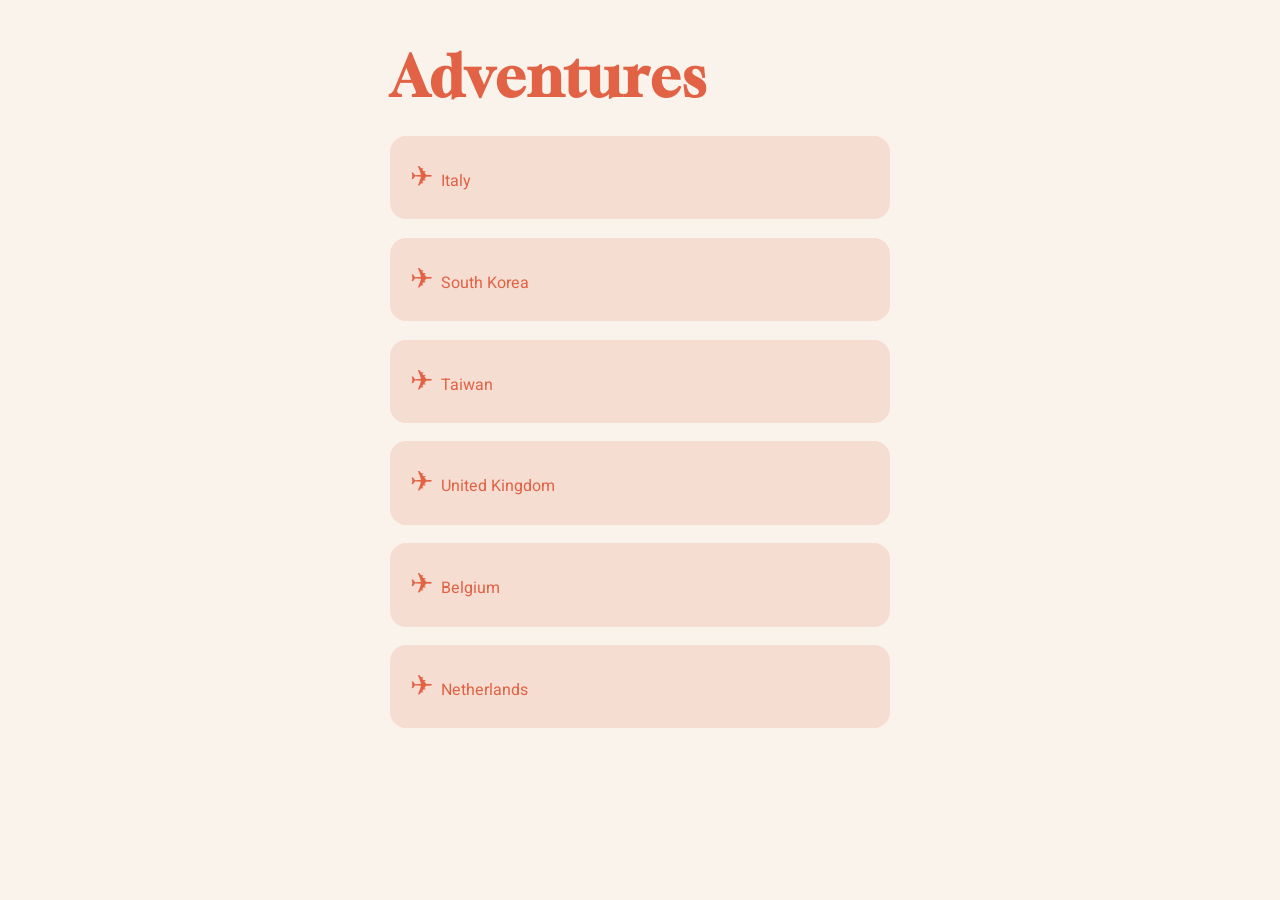
<file: index.html>
<!DOCTYPE html>
<html lang="en">
<head>
  <meta charset="UTF-8">
  <meta name="viewport" content="width=device-width, initial-scale=1.0">
  <title>H&R Adventures</title>
  <style>
    :root {
      --accent: #E26245;
      --accent-light: #F6DDD2;
      --accent-dark: #B94F37;
    }
  </style>
   <link rel="stylesheet" href="css/style.css">
</head>
<body>
  <h1 class="countries-home">Adventures</h1>
  <ul>
    <li><a href="italy/index.html">Italy</a></li>
    <li><a href="/southkorea/index.html">South Korea</a></li>
    <li><a href="/adventures/taiwan">Taiwan</a></li>
    <li><a href="/adventures/uk">United Kingdom</a></li>
    <li><a href="/adventures/belgium">Belgium</a></li>
    <li><a href="/adventures/netherlands">Netherlands</a></li>
  </ul>
</body>
</html>
</file>
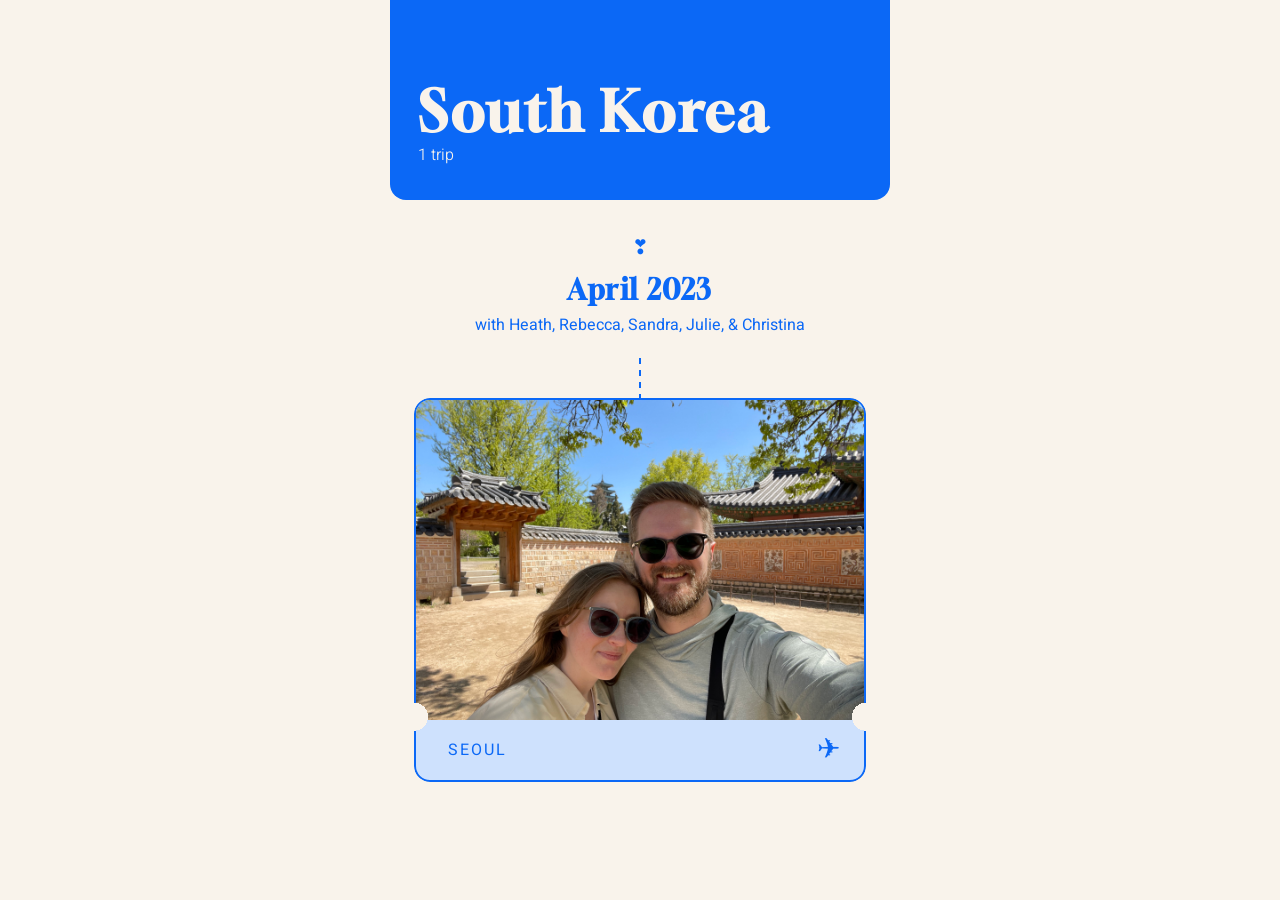
<file: south-korea/index.html>
<!DOCTYPE html>
<html lang="en">
<head>
  <meta charset="UTF-8">
  <meta name="viewport" content="width=device-width, initial-scale=1.0">
  <title>South Korea</title>
  <style>
    :root {
      --accent: #0B68F6;
      --accent-light: #CEE1FD;
      --accent-dark: #0F3270;
    }
  </style>
  <link rel="stylesheet" href="../css/style.css">
  <script>
    sessionStorage.setItem('accent', '#0B68F6');
    sessionStorage.setItem('accent-light', '#CEE1FD');
    sessionStorage.setItem('accent-dark', '#0F3270');
  </script>
</head>
<body>
  <div class="cover-hero">
    <h1>South Korea</h1>
    <p class="onBG">1 trip</p>
  </div>

  <div class="timeline">
    <div class="date-separator">
      <div class="date-pin">❣&#xFE0E;</div>
      <h3>April 2023</h3>
      <p>with Heath, Rebecca, Sandra, Julie, & Christina</p>
    </div>

    <div class="dashed-line"></div>
    <a class="city-card" href="seoul/index.html">
      <img src="photos/IMG_1114.jpeg" alt="Seoul">
      <div class="city-card-footer">
        <span class="city-name">Seoul</span>
        <span class="city-arrow">✈&#xFE0E;</span>
      </div>
    </a>

  </div>
</body>
</html>
</file>
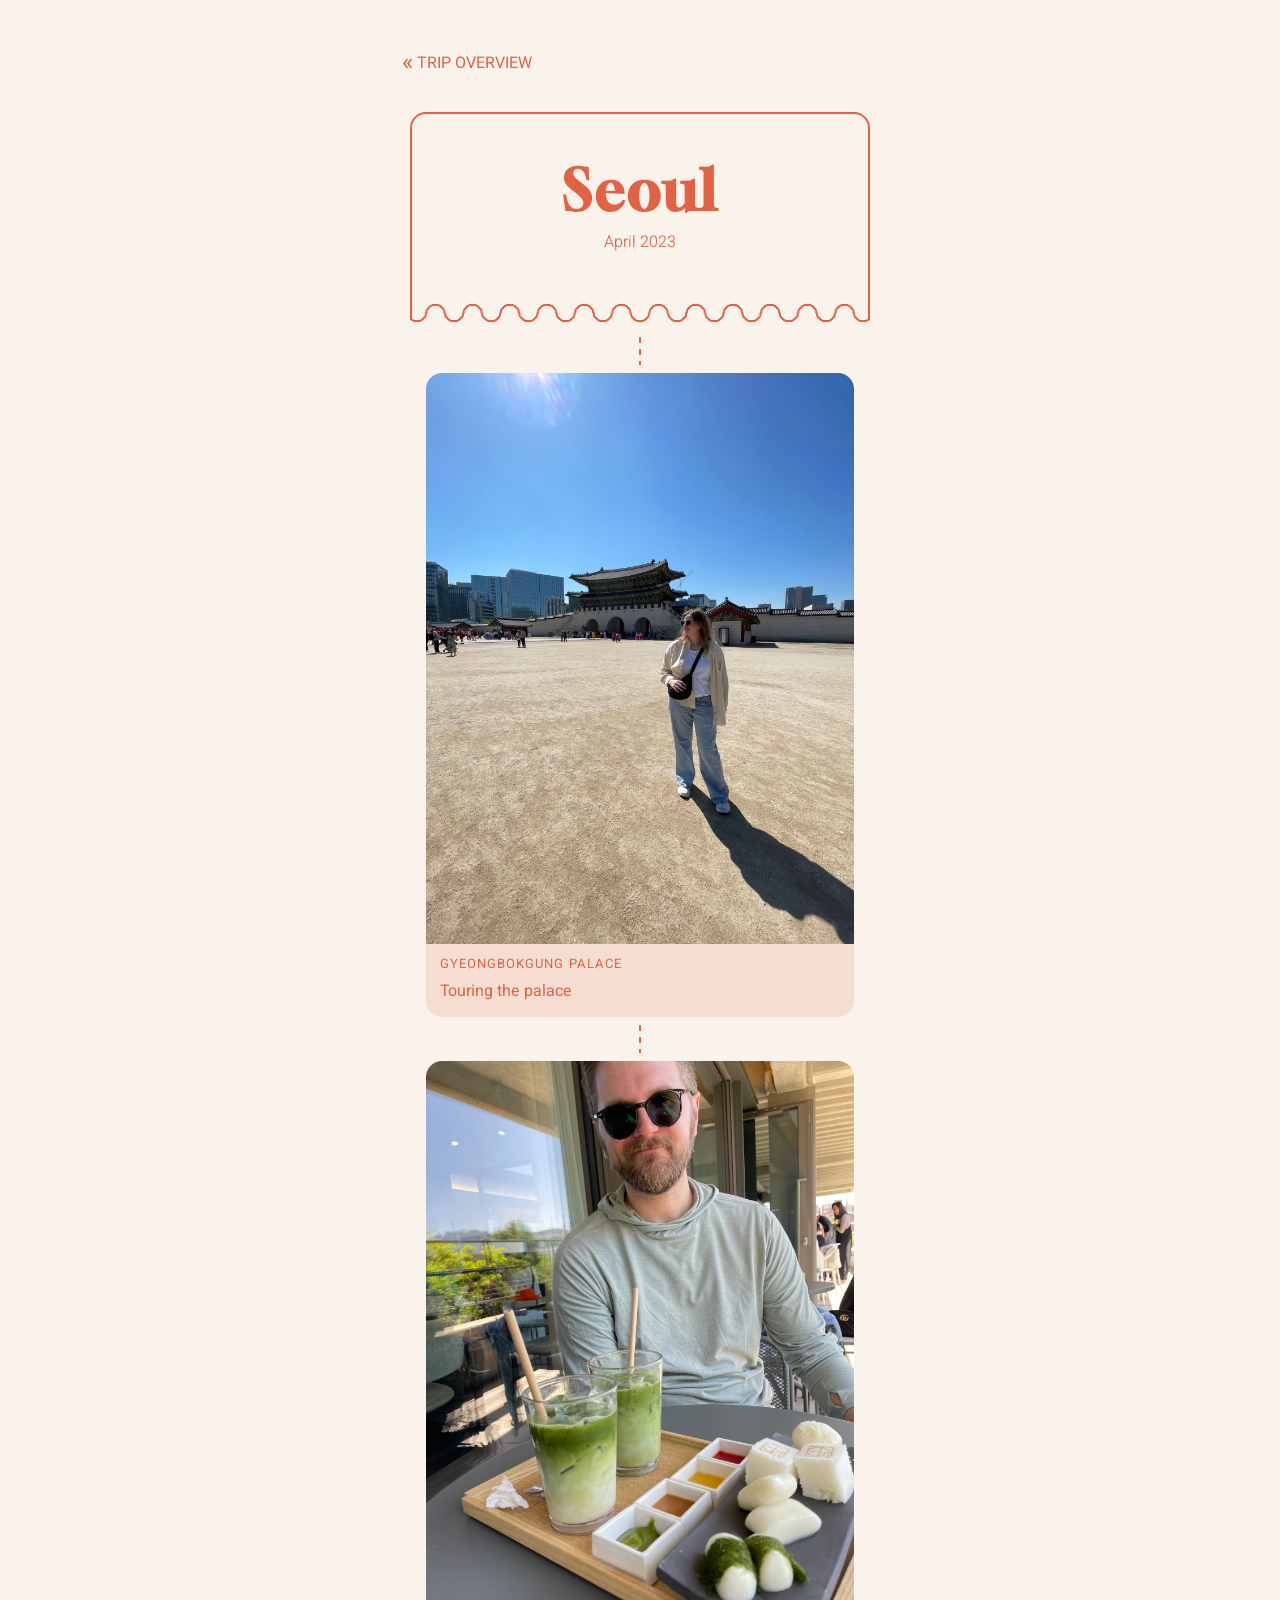
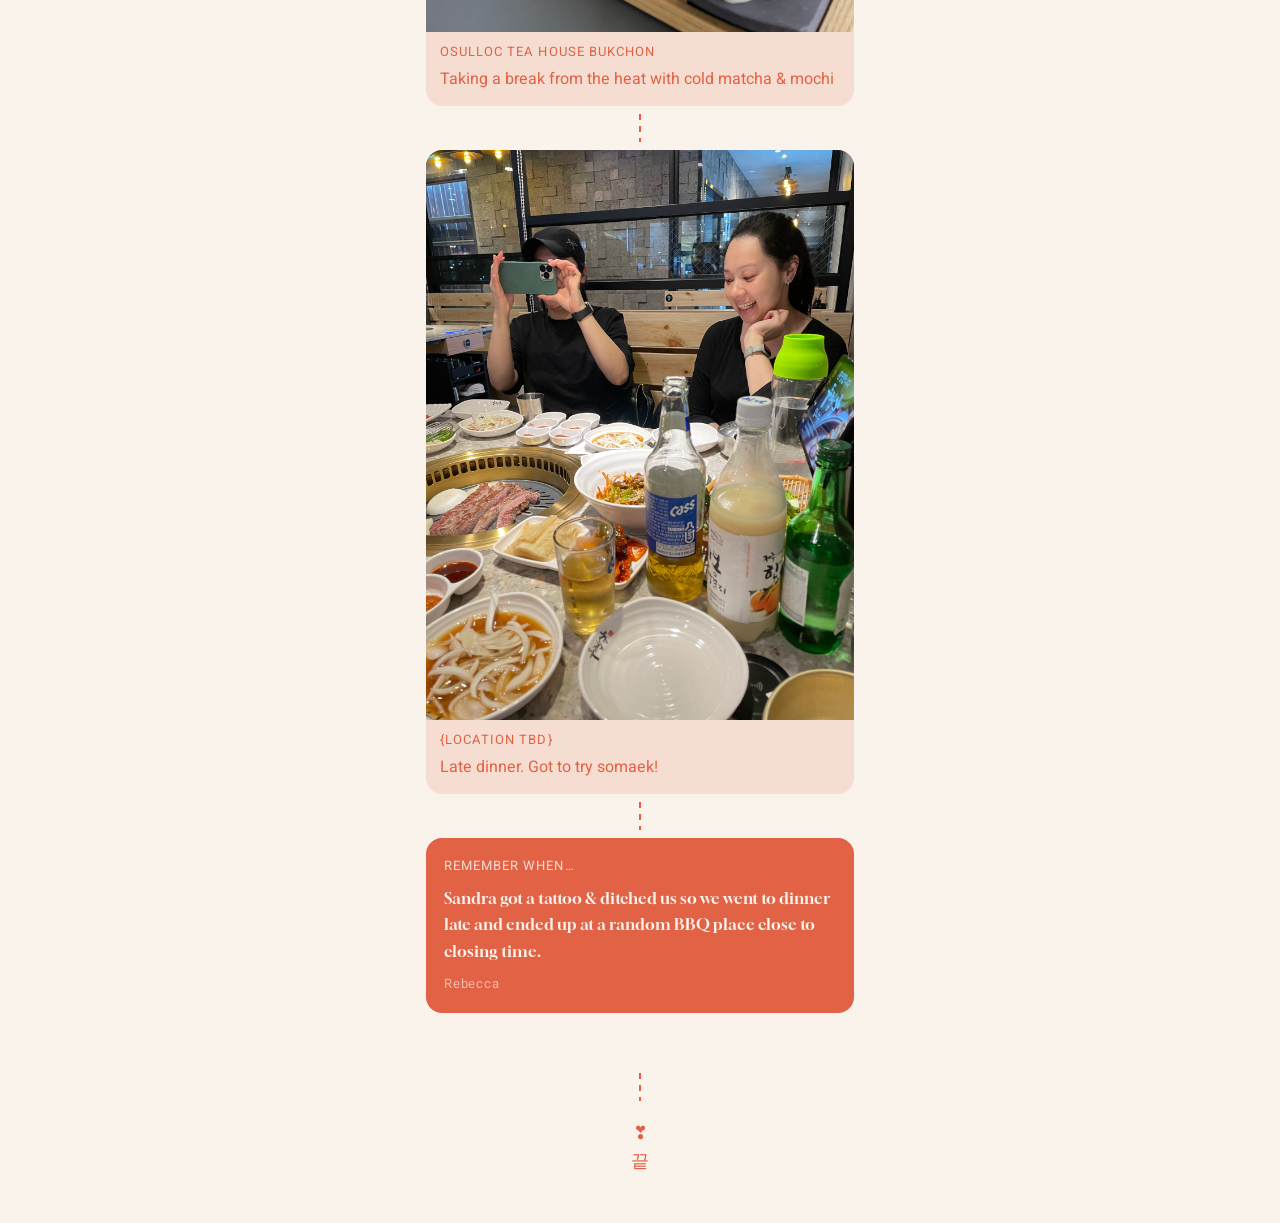
<file: south-korea/seoul/index.html>
<!DOCTYPE html>
<html lang="en">
<head>
  <meta charset="UTF-8">
  <meta name="viewport" content="width=device-width, initial-scale=1.0">
  <title>Seoul · South Korea</title>
  <style>
    :root {
      --accent: #E26245;
      --accent-light: #F6DDD2;
      --accent-dark: #B94F37;
    }
  </style>
  <link rel="stylesheet" href="../../css/style.css">
  <script>
    const a = sessionStorage.getItem('accent');
    if (a) {
      document.documentElement.style.setProperty('--accent', a);
      document.documentElement.style.setProperty('--accent-light', sessionStorage.getItem('accent-light'));
      document.documentElement.style.setProperty('--accent-dark', sessionStorage.getItem('accent-dark'));
    }
  </script>

</head>
<body>
   <a class="feed-back" href="../index.html"><span class="back-arrow">«&#xFE0E;</span> Trip overview</a>
  <div class="feed-hero">
    <h1>Seoul</h1>
    <div class="feed-hero-date">
      <p>April 2023</p>
    </div>
  </div>
  <div class="wave"><p>&nbsp</p></div> 
 

 <div class="feed-content">
    <div class="feed-dashed"><div class="feed-dashed-line"></div></div>
    
    <div class="photo-block">
       <img src="photos/IMG_1112.jpeg" alt="Rebecca at Gyeongbokgung Palace">
      <div class="photo-caption">
        <div class="photo-location">Gyeongbokgung Palace</div>
        <p>Touring the palace</p>
      </div>
    </div>

        <div class="feed-dashed"><div class="feed-dashed-line"></div></div>
    
    <div class="photo-block">
       <img src="photos/IMG_9382.jpeg" alt="Heath with matcha & mochi platter ">
      <div class="photo-caption">
        <div class="photo-location">Osulloc Tea House Bukchon</div>
        <p>Taking a break from the heat with cold matcha & mochi</p>
      </div>
    </div>
  
    <div class="feed-dashed"><div class="feed-dashed-line"></div></div>
    
    <div class="photo-block">
       <img src="photos/IMG_9463.jpeg" alt="korean bbq dinner">
      <div class="photo-caption">
        <div class="photo-location">{location TBD}</div>
        <p>Late dinner. Got to try somaek!</p>
      </div>
    </div>
    
    <div class="feed-dashed"><div class="feed-dashed-line"></div></div>
    
    <div class="story-block">
      <div class="story-prompt">Remember when…</div>
      <p>Sandra got a tattoo & ditched us so we went to dinner late and ended up at a random BBQ place close to closing time. </p>
      <div class="story-date">Rebecca</div>
    </div>
    </div>
    

    <div class="end-cap">
    <div class="feed-dashed"><div class="feed-dashed-line"></div></div>
      <p class="end-label"> ❣&#xFE0E; </br> 
      끝</p>
    </div>

  </div>
</body>
</html>
</file>
<file: css/style.css>
@import url('https://fonts.googleapis.com/css2?family=Gloock&family=Heebo:wght@100..900&display=swap');

* { margin: 0; padding: 0; box-sizing: border-box; }

:root {
  --font-serif: 'Gloock', Georgia, serif;
  --font-sans: 'Heebo', sans-serif;
  --base: 1rem;
  --color-light: #F9F3EB;
  
  --one:#bdd7ff;
  --two:#4c94ff;
  --three:#103064;  
}

body {
  background: #F9F3EB;
  font-family: var(--font-sans);
  font-size: var(--base);
  color: var(--accent);
  max-width: 500px;
  margin: 0 auto;
  line-height: 1.6;
}

h1 {
  font-family: var(--font-serif);
  font-size: 3.5rem;
  color: var(--color-accent);
  line-height: 1;
  letter-spacing: .2rem;
  
}

h2 {
  font-family: var(--font-serif);
  font-size: 2.5rem;
  color: var(--color-accent);
  line-height: 1;
  letter-spacing: .4rem;
}

h3 {
  font-family: var(--font-serif);
  font-size: 1.75rem;
  color: var(--accent);
  letter-spacing: .1rem;
}

p {
  font-size: 1rem;
  color: var(--accent);
  line-height: 1.55;
}

small {
  font-size: 0.8125rem;
  color: var(--accent);
  font-weight: 300;
}

ul {
  font-size: 1rem;
  line-height: 1.55;
  list-style: none;
  margin-top: 2rem;
}

li {
 
}


ul li a {
  display: block;
  width: 100%;
  text-decoration: none;
  color: var(--accent);
  margin-bottom: 1.15rem;
  padding: 1.25rem;
  background: var(--accent-light);
  list-style-position: inside;
  border-radius: 16px;

}


li a::before {
  content: "✈";
  font-size: 1.75rem;
  padding-right: .5rem;
}


ul li a:hover {
  background-color: var(--color-light);
  outline: 1.5px solid var(--accent);
  outline-offset: -1.5px;  
}


a {
  text-decoration: none;
}


.countries-home {
  margin-top: 3rem;
}


.cover-hero {
  background: var(--accent);
  padding: 3.25rem 1.75rem 2rem;
  position: relative;
  overflow: hidden;
  min-height: 12.5rem;
  display: flex;
  flex-direction: column;
  justify-content: flex-end;
  border-radius: 0 0 16px 16px;
}

/* Background circles for header area
.cover-blob1 {
  position: absolute; top: -2.5rem; right: -2.5rem;
  width: 11.25rem; height: 11.25rem; border-radius: 50%;
  background: var(--accent-light); opacity: 0.45;
}
.cover-blob2 {
  position: absolute; bottom: -1.25rem; left: -1.875rem;
  width: 6.875rem; height: 6.875rem; border-radius: 50%;
  background: var(--accent-dark); opacity: 0.4;
}
*/

.onBG {
  color: var(--color-light);  
  font-weight: 300;
  margin-top: 0.25rem;
  position: relative; z-index: 1;
}
.cover-hero h1,
.cover-hero h2 {
  position: relative; z-index: 1;
  color: var(--color-light);
}

.timeline {
  padding: 2rem 1.5rem 3.75rem;
}
.date-separator {
  display: flex;
  flex-direction: column;
  align-items: center;
  margin-bottom: 1.25rem;
}
.date-pin {   
  font-size: 1.25rem; 
  margin-bottom: 0.25rem;
  color: var(--accent);

}

.date-separator h2 {
  color: var(--accent);
}
.date-separator small {
  margin-top: 0.25rem;
}

.dashed-line {
  height: 2.5rem;
  width: 1.5px;
  margin: 0 auto;
  background: repeating-linear-gradient(
    to bottom,
    var(--accent) 0px, var(--accent) 6px,
    transparent 6px, transparent 12px
  );
}


/*.city-card {
  border: 1.5px solid var(--accent);
  background-color: var(--color-light);
  border-radius: 16px;
  overflow: hidden;
  cursor: pointer;
  text-decoration: none;
  display: block;
  filter: drop-shadow(4px 8px 0 rgba(from var(--accent) r g b / 1))
          drop-shadow(2px 4px 0 rgba(from var(--accent) r g b / 1))
}

*/

.city-card {
  border: 2px solid var(--accent);
  border-radius: 16px;
  overflow: visible;
  cursor: pointer;
  text-decoration: none;
  display: block;
  background: var(--accent-light);
  
  mask-image: 
    radial-gradient(circle at 0% 83%, transparent 14px, black 14px),
    radial-gradient(circle at 100% 83%, transparent 14px, black 14px);
  mask-composite: intersect;
  -webkit-mask-image: 
    radial-gradient(circle at 0% 83%, transparent 14px, black 14px),
    radial-gradient(circle at 100% 83%, transparent 14px, black 14px);
  -webkit-mask-composite: destination-in;
filter: drop-shadow(0 4px 12px rgba(0, 0, 0, 0.12));

}


.city-card-wrap {
  filter: 
    drop-shadow(1px 6px 2px rgba(0, 0, 0, .15))
}

.city-card img {
  width: 100%;
  height: 20rem;
  object-fit: cover;
  display: block;
  border-radius: 14px 14px 0 0;
 /* padding-bottom:1rem; */
}


.city-card-divider {
  height: 0;
  margin: 0 1rem;
  border: none;
  border-top: 2px dashed var(--accent);
  opacity: 1;
  /* adjust gap and dash size here */
  background: none;
  /* use these two custom properties to tune it */
  --dash: 6px;   /* length of each dash */
  --gap: 4px;    /* space between dashes */
  border-image: repeating-linear-gradient(
    to right,
    var(--accent) 0,
    var(--accent) var(--dash),
    transparent var(--dash),
    transparent calc(var(--dash) + var(--gap))
  ) 1;
}


.city-card-footer {
  display: flex;
  align-items: center;
  justify-content: space-between;
  padding: 0.5rem 1.5rem 0.5rem;
}


.horiz-line {
  height: 1.5px;
  width: 100%;
  background: var(--accent);
}


.city-name {
  font-size: 1rem;
  font-weight: 400;
  text-transform: uppercase;
  letter-spacing: .125rem;
  color: var(--accent);
  padding: 2px .25rem 0 .5rem;
}

.city-arrow { 
  font-size: 1.75rem; color: var(--accent); 
}


.feed-hero {
  background: var(--color-light);
  padding: 3rem 1.5rem 4rem;
  border-top: 2px solid var(--accent); 
  border-left: 2px solid var(--accent);
  border-right: 2px solid var(--accent);
  border-radius: 16px 16px 0 0;
  text-align: center;
  color: var(--accent);
  margin: 0 1.25rem ;

}

.feed-hero-date{
  font-size: 1.5rem;
  color: var(--accent-dark);
  padding-top: .75rem;
  font-weight: 300;
}

/* Adding wave to outline */
.wave {
  margin: -1.35rem 1.25rem 0 1.25rem;
  height: 2rem;
  background: var(--accent);
  mask: 
    radial-gradient(10.35px at 50% calc(100% + 0.93px),#0000 calc(99% - 2px),#000 calc(101% - 2px) 99%,#0000 101%) calc(50% - 18.6px) calc(50% - 5.65px + .5px)/37.2px 11.3px repeat-x,
    radial-gradient(10.35px at 50% -0.93px,#0000 calc(99% - 2px),#000 calc(101% - 2px) 99%,#0000 101%) 50% calc(50% + 5.65px)/37.2px 11.3px repeat-x;
}

.feed-back {
  height: 2rem;
  font-size: 1rem;
  font-weight: 400;
  text-transform: uppercase;
  color: var(--accent);
  cursor: pointer;
  display: inline-flex;
  align-items: center;
  gap: 0.25rem;
  position: relative; z-index: 1;
  background: none; border: none; padding: 0;
  font-family: var(--font-sans);
  text-decoration: none;
  margin-top: 3rem;
  margin-bottom: 2rem;
  padding: 0 .75rem;
  border-radius: 16px;
}

.back-arrow { font-size: 1.5rem; padding-bottom:.125rem; }


.feed-back:hover {
  outline: 1.5px solid var(--accent-dark);
  background-color: var(--accent-light);
  margin-top: 2.75rem;
  margin-bottom: 2.25rem;
}


.feed-content {
  margin: 0 1rem;
  padding: .5rem 1.25rem 3.75rem;
  display: flex;
  flex-direction: column;
  gap: 0.5rem;
}
.feed-dashed {
  height: 1.75rem;
  display: flex;
  justify-content: center;
}
.feed-dashed-line {
  width: 1.5px;
  background: repeating-linear-gradient(
    to bottom,
    var(--accent) 0px, var(--accent) 6px,
    transparent 6px, transparent 12px
  );
}


.photo-block {
  background: var(--accent-light);
  border-radius: 16px;
  overflow: hidden;
}

.photo-block img {
  width: 100%;
  max-height: 36rem;
  object-fit: cover;
  display: block;
}
.photo-caption { padding: 0.625rem 0.875rem 0.875rem; }
.photo-location {
  font-size: 0.8125rem;
  letter-spacing: 0.08em;
  text-transform: uppercase;
  color: var(--accent);
  margin-bottom: 0.25rem;
}

.story-block {
  background: var(--accent);
  border-radius: 16px;
  padding: 1.125rem;
}
.story-prompt {
  font-size: 0.8125rem;
  letter-spacing: 0.08em;
  color: var(--accent-light);
  text-transform: uppercase;
  margin-bottom: 0.5rem;
}
.story-block p {
  font-family: var(--font-serif);
  font-size: 1rem;
  color: var(--color-light);
  line-height: 1.65;
}
.story-date {
  font-size: 0.8125rem;
  color: rgba(255,255,255,0.55);
  margin-top: 0.625rem;
  letter-spacing: 0.06em;
}

.end-cap {
  display: flex;
  flex-direction: column;
  align-items: center;
  padding: 0 0 3rem;
  gap: 0.375rem;
}

.end-cap p {
  font-family: var(--font-serif);
  font-size: 1.125rem;
  color: var(--accent);
  text-align: center;
  padding-top: .75rem;
}
</file>
